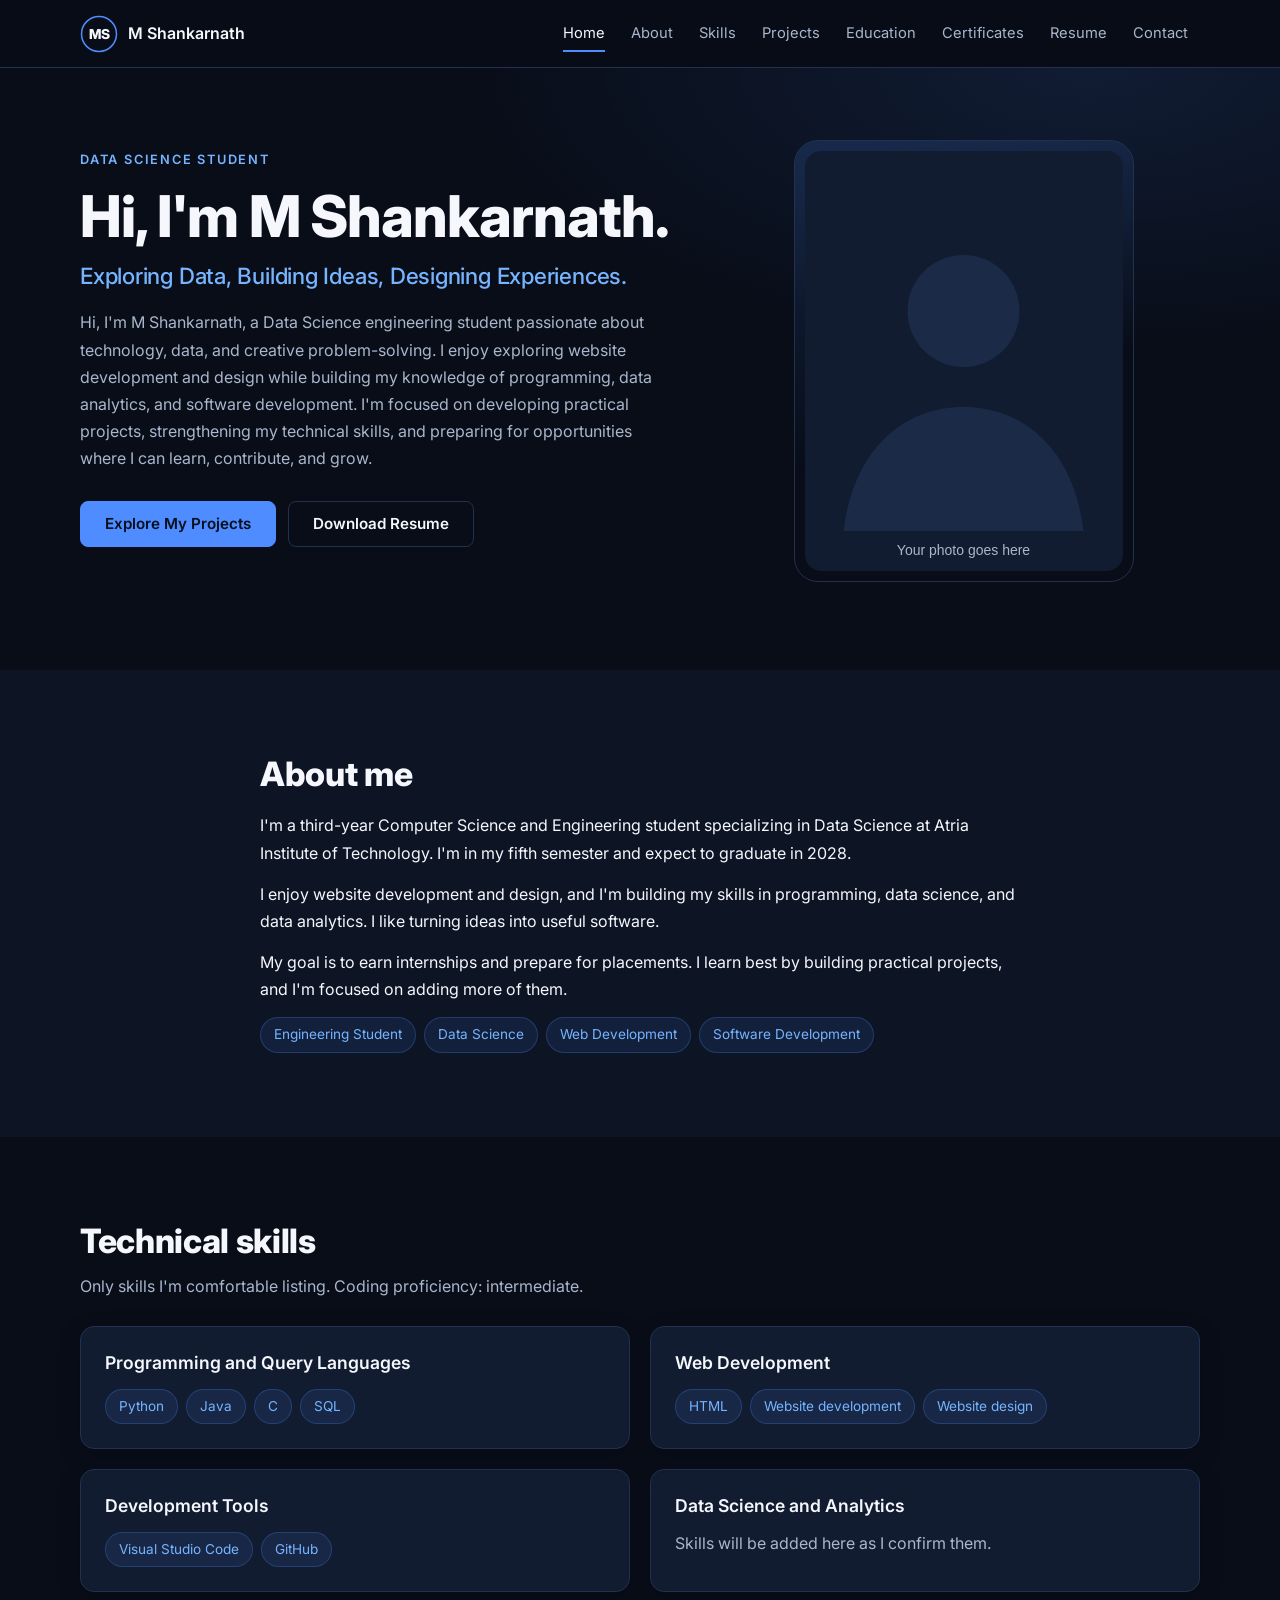
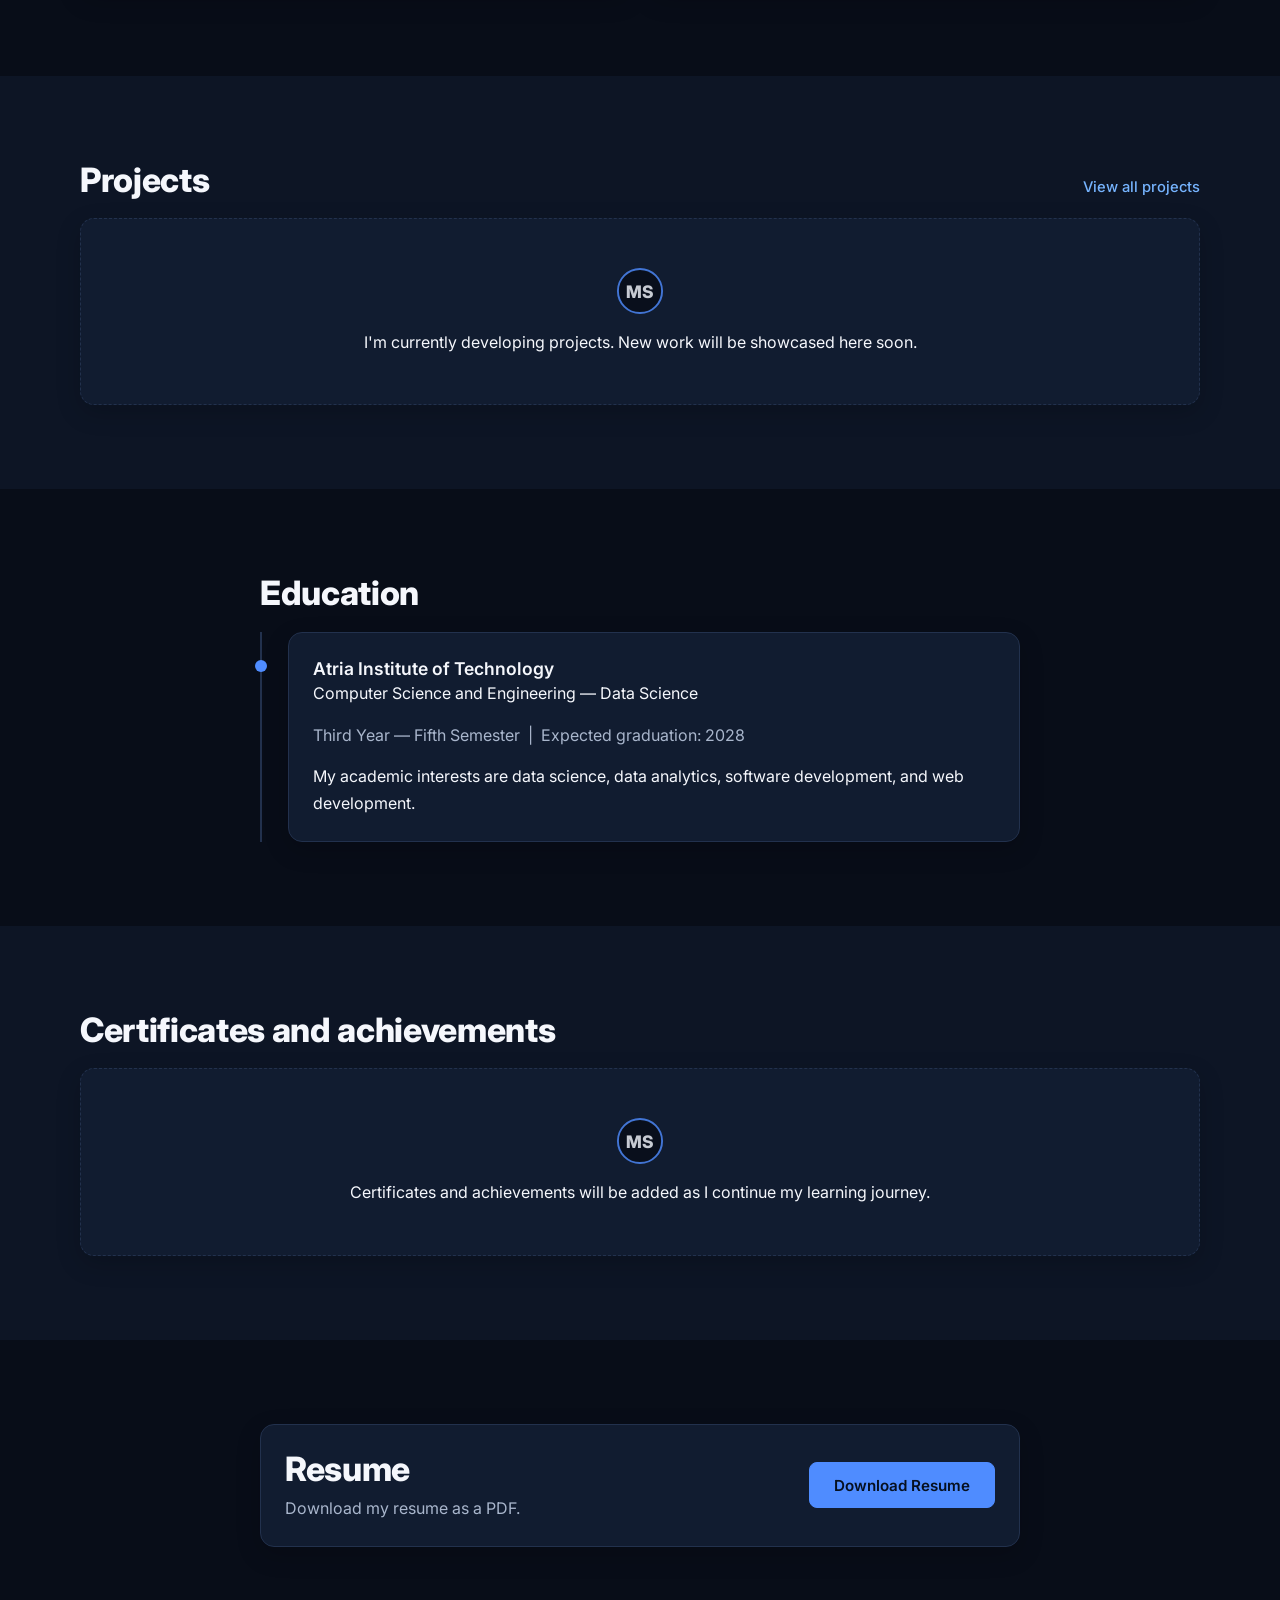
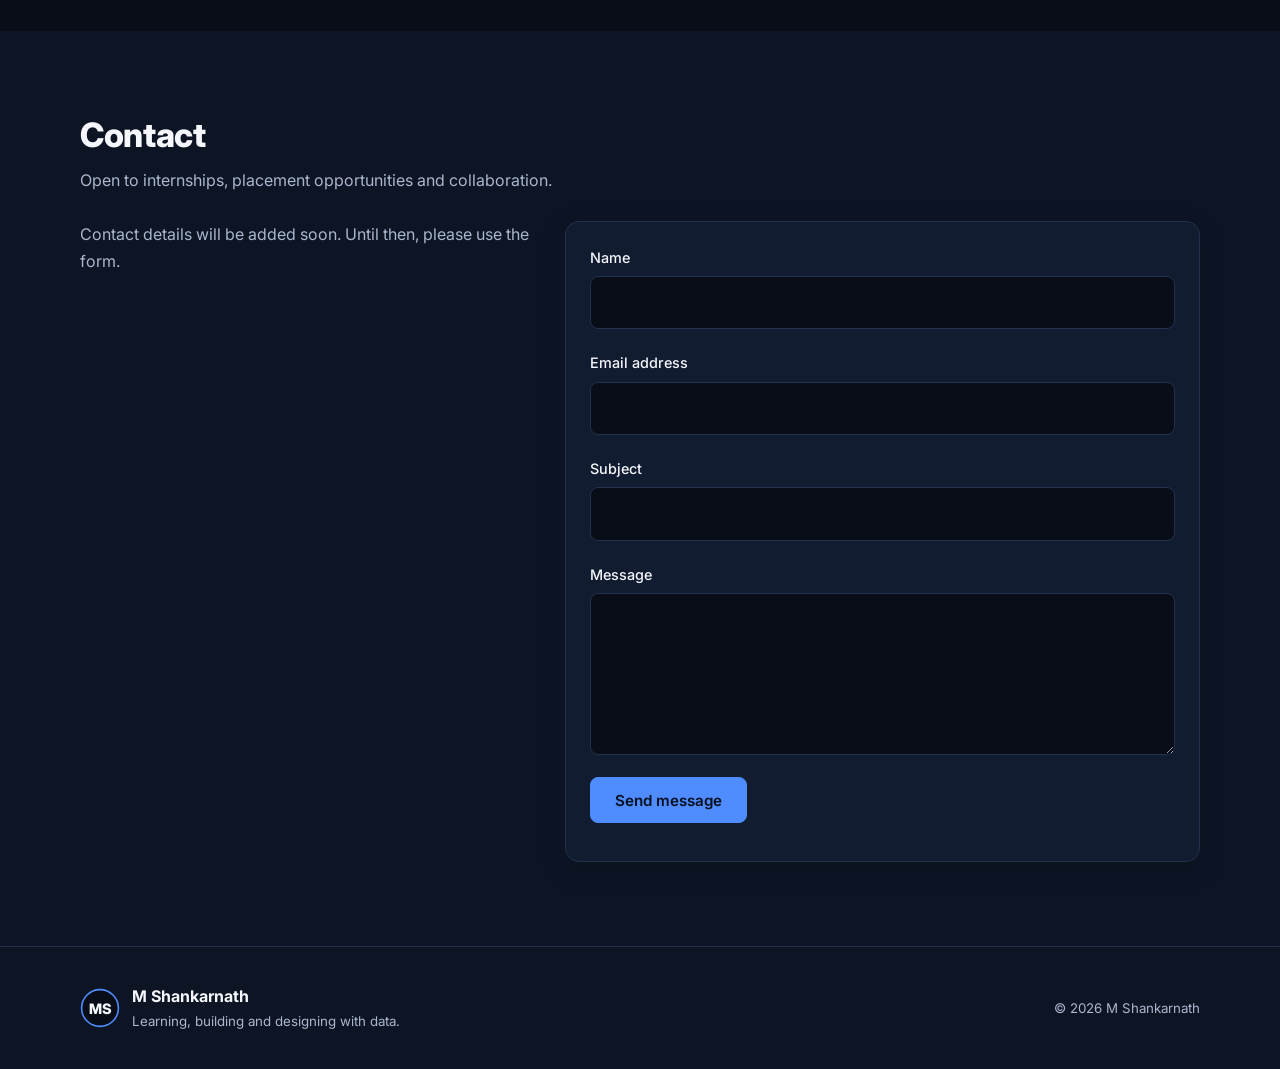
<file: index.html>
<!DOCTYPE html>
<html lang="en">
<head>
<meta charset="utf-8"> 
<meta name="viewport" content="width=device-width, initial-scale=1">
<title>M Shankarnath | Data Science Student &amp; Web Developer</title>
<meta name="description" content="Portfolio of M Shankarnath, a Data Science engineering student at Atria Institute of Technology interested in data analytics, software development and website design.">
<meta name="theme-color" content="#080D18">
<meta property="og:type" content="website">
<meta property="og:title" content="M Shankarnath | Data Science Student">
<meta property="og:description" content="Data Science engineering student exploring data, web development and design.">
<link rel="icon" href="[data-uri]" type="image/svg+xml">
<link rel="preconnect" href="https://fonts.googleapis.com"><link rel="preconnect" href="https://fonts.gstatic.com" crossorigin>
<link rel="stylesheet" href="https://fonts.googleapis.com/css2?family=Inter:wght@400;500;600;800&display=swap">
<style>:root{--bg:#080D18;--bg2:#0D1525;--card:#111C30;--blue:#4F8CFF;--blue2:#76B4FF;--text:#F5F7FC;--muted:#A9B6CC;--line:#22314D;--h:68px}
*{box-sizing:border-box;margin:0}
html{scroll-behavior:smooth;scroll-padding-top:var(--h)}
body{font:400 1rem/1.7 Inter,system-ui,-apple-system,"Segoe UI",Roboto,sans-serif;background:var(--bg);color:var(--text);overflow-x:hidden}
img,svg{max-width:100%;display:block}
a{color:inherit;text-decoration:none}
:focus-visible{outline:2px solid var(--blue2);outline-offset:3px;border-radius:6px}
.skip{position:absolute;left:-999px;top:8px;background:var(--blue);color:#fff;padding:8px 14px;border-radius:8px;z-index:100}.skip:focus{left:8px}
.wrap{width:min(1120px,100% - 40px);margin:auto}.narrow{width:min(760px,100% - 40px)}
h1{font-size:clamp(2.2rem,5.5vw,3.6rem);line-height:1.1;font-weight:800;letter-spacing:-.02em}
h2{font-size:clamp(1.6rem,3.4vw,2.1rem);line-height:1.2;font-weight:800;letter-spacing:-.01em;margin-bottom:18px}
h3{font-size:1.1rem;font-weight:600;line-height:1.35}
p+p{margin-top:14px}.muted{color:var(--muted)}.lead{color:var(--muted);max-width:60ch;margin:20px 0 28px}
.label{color:var(--blue2);font-weight:600;font-size:.8rem;letter-spacing:.14em;margin-bottom:14px}
.tagline{font-size:clamp(1.1rem,2.2vw,1.4rem);font-weight:500;color:var(--blue2);margin:14px 0 0}
.intro-text{margin:-6px 0 26px}
/* Header */
.site-header{position:sticky;top:0;z-index:50;height:var(--h);background:rgba(8,13,24,.86);backdrop-filter:blur(12px);border-bottom:1px solid var(--line)}
.bar{display:flex;align-items:center;justify-content:space-between;height:100%}
.brand{display:flex;align-items:center;gap:10px;font-weight:600}
.site-header nav{display:flex;gap:2px}
.site-header nav a{padding:8px 12px;border-radius:8px;color:var(--muted);font-size:.92rem;position:relative;transition:color .2s}
.site-header nav a:hover,.site-header nav a.active{color:var(--text)}
.site-header nav a::after{content:"";position:absolute;left:12px;right:12px;bottom:2px;height:2px;background:var(--blue);transform:scaleX(0);transition:transform .25s}
.site-header nav a.active::after{transform:scaleX(1)}
.menu-btn{display:none;background:none;border:0;width:44px;height:44px;cursor:pointer;padding:12px 10px}
.menu-btn span{display:block;height:2px;background:var(--text);margin:5px 0;transition:transform .25s,opacity .25s}
.menu-btn[aria-expanded=true] span:nth-child(1){transform:translateY(7px) rotate(45deg)}
.menu-btn[aria-expanded=true] span:nth-child(2){opacity:0}
.menu-btn[aria-expanded=true] span:nth-child(3){transform:translateY(-7px) rotate(-45deg)}
/* Buttons */
.btn{display:inline-flex;align-items:center;justify-content:center;min-height:46px;padding:0 24px;border-radius:8px;background:var(--blue);color:#06101f;font:600 .95rem Inter,sans-serif;border:1px solid var(--blue);cursor:pointer;transition:transform .2s,background .2s}
.btn:hover{background:var(--blue2);transform:translateY(-1px)}
.btn.ghost{background:transparent;color:var(--text);border-color:var(--line)}.btn.ghost:hover{border-color:var(--blue);background:rgba(79,140,255,.08)}
.btn.sm{min-height:38px;padding:0 16px;font-size:.88rem}
.btn.disabled,.btn:disabled{background:var(--card);border-color:var(--line);color:var(--muted);cursor:not-allowed;transform:none}
.actions{display:flex;flex-wrap:wrap;gap:12px;align-items:center}
.link{color:var(--blue2);font-weight:500;font-size:.92rem}.link:hover{text-decoration:underline}
/* Hero */
.hero{padding:72px 0 88px;background:radial-gradient(900px 400px at 85% 0,rgba(79,140,255,.12),transparent 70%)}
.hero-grid{display:grid;grid-template-columns:1.25fr 1fr;gap:56px;align-items:center}
.socials{display:flex;gap:10px;margin-top:26px}
.socials a{width:42px;height:42px;display:grid;place-items:center;border:1px solid var(--line);border-radius:50%;color:var(--muted);transition:color .2s,border-color .2s}
.socials a:hover{color:var(--text);border-color:var(--blue)}.socials svg{width:20px;height:20px}
.photo{justify-self:center;width:min(100%,340px);padding:10px;border-radius:24px;border:1px solid var(--line);background:linear-gradient(160deg,rgba(79,140,255,.18),transparent 60%)}
.photo img{width:100%;aspect-ratio:6/7;object-fit:cover;border-radius:16px}
/* Sections */
.section{padding:84px 0}.alt{background:var(--bg2)}
main.section{min-height:70vh;padding-top:56px}
.grid{display:grid;gap:20px}.cols-2{grid-template-columns:repeat(2,1fr)}.cols-3{grid-template-columns:repeat(3,1fr)}
.card{background:var(--card);border:1px solid var(--line);border-radius:14px;padding:24px;box-shadow:0 8px 24px rgba(0,0,0,.18);transition:border-color .25s,transform .25s}
a.card:hover,.project:hover{border-color:rgba(79,140,255,.5);transform:translateY(-3px)}
.chips{display:flex;flex-wrap:wrap;gap:8px;list-style:none;padding:0;margin-top:14px}
.chip,.tag{padding:5px 13px;border-radius:99px;background:rgba(79,140,255,.1);border:1px solid rgba(79,140,255,.25);color:var(--blue2);font-size:.85rem}
.chip small{margin-left:6px;color:var(--muted)}
.head-row{display:flex;justify-content:space-between;align-items:baseline;gap:16px;flex-wrap:wrap}
.project{padding:0;overflow:hidden;display:flex;flex-direction:column}
.thumb{aspect-ratio:16/9;background:var(--bg2);display:grid;place-items:center;border-bottom:1px solid var(--line)}
.thumb img{width:100%;height:100%;object-fit:cover}
.project .body{padding:20px;display:flex;flex-direction:column;gap:12px;flex:1}
.project p{color:var(--muted);font-size:.93rem}.project .actions{margin-top:auto;padding-top:6px}
.row{display:flex;justify-content:space-between;gap:10px;align-items:start}
.status{font-size:.75rem;color:var(--muted);border:1px solid var(--line);padding:2px 10px;border-radius:99px;white-space:nowrap}
.tags{display:flex;flex-wrap:wrap;gap:6px}.tag{font-size:.78rem;padding:3px 10px}
.empty{grid-column:1/-1;text-align:center;padding:48px 24px;border-style:dashed}.empty svg{margin:0 auto 14px;opacity:.8}
.timeline{border-left:2px solid var(--line);padding-left:26px;position:relative}
.timeline::before{content:"";position:absolute;left:-7px;top:28px;width:12px;height:12px;border-radius:50%;background:var(--blue)}
.timeline ul{margin:10px 0 0 18px;color:var(--muted)}
.cert img{aspect-ratio:4/3;width:100%;object-fit:cover;border-radius:8px;margin-bottom:14px}
.resume-card{display:flex;justify-content:space-between;align-items:center;gap:24px;flex-wrap:wrap}.resume-card h2{margin-bottom:6px}
/* Contact */
.contact-grid{display:grid;grid-template-columns:1fr 1.4fr;gap:32px;align-items:start}
.contact-info a{display:block;padding:12px 0;border-bottom:1px solid var(--line);color:var(--blue2)}
.field{display:flex;flex-direction:column;gap:6px;margin-bottom:16px}
label{font-size:.9rem;font-weight:500}
input,textarea{font:inherit;background:var(--bg);color:var(--text);border:1px solid var(--line);border-radius:8px;padding:12px 14px;width:100%}
input:focus,textarea:focus{outline:2px solid var(--blue);border-color:transparent}
input[aria-invalid=true],textarea[aria-invalid=true]{border-color:#ff7b7b}
.err{color:#ff9b9b;font-size:.82rem;min-height:0}.hp{position:absolute;left:-9999px}
.status-msg{margin-top:14px;font-size:.92rem}.status-msg.ok{color:#7ee0a5}.status-msg.bad{color:#ff9b9b}.status-msg.info{color:var(--blue2)}
/* Project detail */
.detail h1{font-size:clamp(2rem,4.5vw,2.8rem);margin:18px 0 14px}.detail section{margin-top:36px}.detail h2{font-size:1.3rem;margin-bottom:10px}
.detail ul{margin-left:20px;color:var(--muted)}.detail p{color:var(--muted);max-width:75ch}
.shots{display:grid;grid-template-columns:repeat(auto-fit,minmax(260px,1fr));gap:16px}.shots img{border-radius:10px;border:1px solid var(--line);width:100%}.shots figcaption{color:var(--muted);font-size:.85rem;margin-top:6px}
/* Footer */
.site-footer{border-top:1px solid var(--line);padding:36px 0;background:var(--bg2)}
.foot{display:flex;justify-content:space-between;align-items:center;gap:20px;flex-wrap:wrap}
.foot .who{display:flex;align-items:center;gap:12px}.foot small{color:var(--muted);display:block}
/* Opening animation: ~3s. Sequence: dot > ring draws > MS > light travels > glow > pulse > fade out */
.intro{display:none}
.intro-on .intro{position:fixed;inset:0;z-index:200;background:var(--bg);display:grid;place-items:center;animation:bgIn .5s ease both,introOut .6s ease 3.6s forwards;transition:opacity .6s ease}
.intro.done{opacity:0;pointer-events:none}
.intro-logo{width:min(200px,50vw);height:auto;overflow:visible;animation:pulse .6s ease-in-out 2.2s both}
.intro-glow{position:absolute;width:min(300px,70vw);aspect-ratio:1;border-radius:50%;background:radial-gradient(circle,rgba(79,140,255,.28),transparent 65%);opacity:0;animation:glow 1.1s ease-in-out 1.5s both}
.intro svg circle{fill:none}
.i-dot{fill:var(--blue2)!important;opacity:0;transform-box:fill-box;transform-origin:center;animation:dot .5s ease .35s both}
.i-ring{stroke:var(--blue);stroke-width:4;stroke-linecap:round;stroke-dasharray:503;stroke-dashoffset:503;animation:draw 1.1s cubic-bezier(.65,0,.35,1) .6s forwards}
.i-spark{stroke:var(--blue2);stroke-width:4;stroke-linecap:round;stroke-dasharray:36 467;stroke-dashoffset:0;opacity:0;animation:orbit 1s linear 1.5s both}
.i-text{font:800 62px Inter,Arial,sans-serif;fill:var(--text);letter-spacing:2px;opacity:0;transform-box:fill-box;transform-origin:center;animation:letters .7s ease 1.3s both}
@keyframes bgIn{from{opacity:0}}
@keyframes introOut{to{opacity:0;visibility:hidden;pointer-events:none}}
@keyframes dot{0%{opacity:0;transform:scale(.3)}60%{opacity:1}100%{opacity:.9}}
@keyframes draw{to{stroke-dashoffset:0}}
@keyframes letters{from{opacity:0;transform:scale(.85)}to{opacity:1;transform:scale(1)}}
@keyframes orbit{0%{opacity:0;stroke-dashoffset:0}15%{opacity:1}85%{opacity:1}100%{opacity:0;stroke-dashoffset:-503}}
@keyframes glow{0%,100%{opacity:0}50%{opacity:.8}}
@keyframes pulse{50%{transform:scale(1.04)}}
/* Page reveal after intro */
.js .hero-anim{opacity:0;animation:up .7s ease 4.3s forwards}
.ready .hero-anim{animation:up .7s ease forwards}
.ready .hero-anim:nth-child(2){animation-delay:.08s}.ready .hero-anim:nth-child(3){animation-delay:.16s}.ready .hero-anim:nth-child(4){animation-delay:.24s}.ready .hero-anim:nth-child(5){animation-delay:.34s}.ready .hero-anim:nth-child(6){animation-delay:.42s}
.ready .photo.hero-anim{animation-delay:.3s}
@keyframes up{from{opacity:0;transform:translateY(16px)}to{opacity:1;transform:none}}
.js .reveal{opacity:0;transform:translateY(14px);transition:opacity .6s ease,transform .6s ease;animation:up .6s ease 5s forwards}.js .reveal.in{opacity:1;transform:none}
/* Responsive */
@media(max-width:900px){.cols-3{grid-template-columns:repeat(2,1fr)}.hero-grid,.contact-grid{grid-template-columns:1fr}.hero-grid{gap:40px}.photo{width:min(100%,280px);order:-1;justify-self:start}}
@media(max-width:820px){
 .menu-btn{display:block}
 .site-header nav{position:absolute;top:var(--h);left:0;right:0;flex-direction:column;background:var(--bg2);border-bottom:1px solid var(--line);padding:0 20px;max-height:0;overflow:hidden;visibility:hidden;transition:max-height .35s ease,padding .35s,visibility .35s}
 .site-header nav.open{max-height:480px;padding:10px 20px 18px;visibility:visible}
 .site-header nav a{padding:13px 8px}.site-header nav a::after{left:8px;right:auto;width:24px}
}
@media(max-width:600px){.cols-2,.cols-3{grid-template-columns:1fr}.section{padding:64px 0}.hero{padding:40px 0 64px}.actions .btn{flex:1 1 100%}.card{padding:20px}}
@media(prefers-reduced-motion:reduce){*,*::before,*::after{animation:none!important;transition:none!important;scroll-behavior:auto!important}.js .hero-anim,.js .reveal{opacity:1;transform:none}.i-text,.i-ring{opacity:1;stroke-dashoffset:0}}
</style>
<script>
/* Adds "js" class, and "intro-on" only once per session and if motion is allowed. */
document.documentElement.classList.add('js');
try{if(!sessionStorage.getItem('msIntro')&&!matchMedia('(prefers-reduced-motion: reduce)').matches)document.documentElement.classList.add('intro-on')}catch(e){}
</script>
</head>
<body data-page="home">
<!-- MS opening animation (SVG + CSS). Hidden unless "intro-on" is set. -->
<div class="intro" id="intro" aria-hidden="true">
  <div class="intro-glow"></div>
  <svg class="intro-logo" viewBox="0 0 200 200">
    <circle class="i-dot" cx="100" cy="100" r="3"/>
    <circle class="i-ring" cx="100" cy="100" r="80" transform="rotate(-90 100 100)"/>
    <circle class="i-spark" cx="100" cy="100" r="80" transform="rotate(-90 100 100)"/>
    <text class="i-text" x="100" y="100" text-anchor="middle" dominant-baseline="central">MS</text>
  </svg>
</div>

<a class="skip" href="#home">Skip to content</a>
<header id="site-header" class="site-header"></header>

<main>
<section id="home" class="hero">
  <div class="wrap hero-grid">
    <div>
      <p class="label hero-anim">DATA SCIENCE STUDENT</p>
      <h1 class="hero-anim">Hi, I'm M&nbsp;Shankarnath.</h1>
      <h2 class="tagline hero-anim">Exploring Data, Building Ideas, Designing Experiences.</h2>
      <p class="lead hero-anim">Hi, I'm M Shankarnath, a Data Science engineering student passionate about technology, data, and creative problem-solving. I enjoy exploring website development and design while building my knowledge of programming, data analytics, and software development. I'm focused on developing practical projects, strengthening my technical skills, and preparing for opportunities where I can learn, contribute, and grow.</p>
      <div class="actions hero-anim">
        <a class="btn" href="#projects">Explore My Projects</a>
        <a class="btn ghost" href="#resume" data-resume>Download Resume</a>
      </div>
      <div class="socials hero-anim" data-socials></div>
    </div>
    <div class="photo hero-anim">
      <!-- Replace the file in assets/images or change "profilePhoto" in js/data.js -->
      <img id="profile-photo" src="[data-uri]" alt="Profile photo placeholder for M Shankarnath" width="360" height="420">
    </div>
  </div>
</section>

<section id="about" class="section alt">
  <div class="wrap narrow reveal">
    <h2>About me</h2>
    <p>I'm a third-year Computer Science and Engineering student specializing in Data Science at Atria Institute of Technology. I'm in my fifth semester and expect to graduate in 2028.</p>
    <p>I enjoy website development and design, and I'm building my skills in programming, data science, and data analytics. I like turning ideas into useful software.</p>
    <p>My goal is to earn internships and prepare for placements. I learn best by building practical projects, and I'm focused on adding more of them.</p>
    <ul class="chips"><li class="chip">Engineering Student</li><li class="chip">Data Science</li><li class="chip">Web Development</li><li class="chip">Software Development</li></ul>
  </div>
</section>

<section id="skills" class="section">
  <div class="wrap reveal">
    <h2>Technical skills</h2>
    <p class="muted intro-text">Only skills I'm comfortable listing. Coding proficiency: intermediate.</p>
    <div class="grid cols-2" id="skill-groups"></div>
  </div>
</section>

<section id="projects" class="section alt">
  <div class="wrap reveal">
    <div class="head-row"><h2>Projects</h2><a class="link" href="#projects">View all projects</a></div>
    <div class="grid cols-3" id="project-grid" data-limit="3"></div>
  </div>
</section>

<section id="education" class="section">
  <div class="wrap narrow reveal">
    <h2>Education</h2>
    <div class="timeline"><div class="card" id="edu-card">
      <h3>Atria Institute of Technology</h3>
      <p>Computer Science and Engineering — Data Science</p>
      <p class="muted">Third Year — Fifth Semester &nbsp;|&nbsp; Expected graduation: 2028</p>
      <p>My academic interests are data science, data analytics, software development, and web development.</p>
    </div></div>
  </div>
</section>

<section id="certificates" class="section alt">
  <div class="wrap reveal">
    <h2>Certificates and achievements</h2>
    <div class="grid cols-3" id="cert-grid"></div>
  </div>
</section>

<section id="resume" class="section">
  <div class="wrap narrow reveal">
    <div class="card resume-card">
      <div><h2>Resume</h2><p id="resume-text" class="muted">My resume will be available soon.</p></div>
      <span id="resume-slot"><span class="btn disabled" aria-disabled="true">Coming soon</span></span>
    </div>
  </div>
</section>

<section id="contact" class="section alt">
  <div class="wrap reveal">
    <h2>Contact</h2>
    <p class="muted intro-text">Open to internships, placement opportunities and collaboration.</p>
    <div class="contact-grid">
      <div id="contact-info" class="contact-info"></div>
      <form id="contact-form" class="card" novalidate>
        <div class="field"><label for="c-name">Name</label><input id="c-name" name="name" autocomplete="name" required><span class="err" aria-live="polite"></span></div>
        <div class="field"><label for="c-email">Email address</label><input id="c-email" name="email" type="email" autocomplete="email" required><span class="err" aria-live="polite"></span></div>
        <div class="field"><label for="c-subject">Subject</label><input id="c-subject" name="subject" required><span class="err" aria-live="polite"></span></div>
        <div class="field"><label for="c-message">Message</label><textarea id="c-message" name="message" rows="5" required></textarea><span class="err" aria-live="polite"></span></div>
        <input class="hp" type="text" name="_gotcha" tabindex="-1" autocomplete="off" aria-hidden="true">
        <button class="btn" type="submit">Send message</button>
        <p id="form-status" class="status-msg" role="status"></p>
      </form>
    </div>
  </div>
</section>
</main>

<footer id="site-footer" class="site-footer"></footer>
<script>/* ===== EDIT THIS FILE to update your portfolio. No other file needs changing. ===== */
window.SITE = {
  /* Full URLs. Leave "" to hide. Example: github: "https://github.com/yourname" */
  links: { github: "", linkedin: "", email: "" },   /* email: plain address, e.g. "you@gmail.com" */

  /* After adding a PDF to assets/documents/, set e.g. "assets/documents/M_Shankarnath_Resume.pdf" */
  resumeUrl: "[data-uri]",

  /* Form service URL (e.g. Formspree: "https://formspree.io/f/xxxxxxx"). Empty = form is not connected. */
  contactEndpoint: "",

  /* Replace by putting your photo in assets/images and changing this path. */
  profilePhoto: "[data-uri]",

  skills: [
    { title: "Programming and Query Languages", items: [{ name: "Python" }, { name: "Java" }, { name: "C" }, { name: "SQL" }] },
    { title: "Web Development", items: [{ name: "HTML" }, { name: "Website development" }, { name: "Website design" }] },
    { title: "Development Tools", items: [{ name: "Visual Studio Code" }, { name: "GitHub" }] },
    /* Add confirmed skills here. Use { name: "Pandas", learning: true } for skills you are still learning. */
    { title: "Data Science and Analytics", items: [], empty: "Skills will be added here as I confirm them." }
  ],

  /* Optional education fields. Shown only when filled. */
  education: { cgpa: "", coursework: [], achievements: [], projects: [] },

  /* Add a project by copying the template below into this list. Empty fields are hidden automatically.
  {
    id: "my-project",              // unique, lowercase, no spaces
    title: "Project name", summary: "One or two sentences.",
    status: "Completed",           // or "In progress"
    tags: ["Python", "SQL"], thumbnail: "assets/images/my-project.png",
    github: "https://github.com/...", demo: "https://...",
    overview: "", problem: "", solution: "",
    features: ["..."], technologies: ["..."], process: "",
    screenshots: [{ src: "assets/images/shot1.png", caption: "Dashboard" }],
    lessons: ""
  }
  */
  projects: [],

  /* Certificate template: { title, issuer, date, image, verifyUrl, viewUrl } */
  certificates: []
};
</script>
<script>/* Portfolio logic: intro, navigation, rendering data from js/data.js, contact form. */
(function () {
  const S = window.SITE || {};
  const page = document.body.dataset.page;
  const $ = (s, r = document) => r.querySelector(s);
  const $$ = (s, r = document) => [...r.querySelectorAll(s)];
  const esc = t => String(t == null ? '' : t).replace(/[&<>"']/g, c => ({ '&': '&amp;', '<': '&lt;', '>': '&gt;', '"': '&quot;', "'": '&#39;' }[c]));
  const root = document.documentElement;

  /* ---------- Intro animation ---------- */
  function ready() { root.classList.add('ready'); }
  const intro = $('#intro');
  if (intro && root.classList.contains('intro-on')) {
    try { sessionStorage.setItem('msIntro', '1'); } catch (e) {}
    setTimeout(() => { intro.classList.add('done'); ready(); }, 3000);   // total ~3s
    setTimeout(() => intro.remove(), 3700);
  } else { ready(); }
  setTimeout(ready, 4500); // safety net if anything fails

  /* ---------- Shared pieces ---------- */
  const logo = n => `<svg class="logo" width="${n}" height="${n}" viewBox="0 0 100 100" role="img" aria-label="MS logo"><circle cx="50" cy="50" r="46" fill="#080D18" stroke="#4F8CFF" stroke-width="4"/><text x="50" y="50" text-anchor="middle" dominant-baseline="central" font-family="Inter,Arial,sans-serif" font-weight="800" font-size="36" fill="#F5F7FC">MS</text></svg>`;
  const L = S.links || {};
  const icons = {
    github: '<svg viewBox="0 0 24 24" fill="currentColor"><path d="M12 .5a11.5 11.5 0 0 0-3.64 22.41c.58.1.79-.25.79-.56v-2c-3.2.7-3.88-1.37-3.88-1.37-.52-1.33-1.28-1.69-1.28-1.69-1.04-.71.08-.7.08-.7 1.15.08 1.76 1.18 1.76 1.18 1.03 1.76 2.69 1.25 3.35.96.1-.74.4-1.25.73-1.54-2.55-.29-5.24-1.28-5.24-5.68 0-1.26.45-2.28 1.18-3.09-.12-.29-.51-1.46.11-3.05 0 0 .97-.31 3.17 1.18a11 11 0 0 1 5.77 0c2.2-1.49 3.17-1.18 3.17-1.18.63 1.59.23 2.76.11 3.05.74.81 1.18 1.83 1.18 3.09 0 4.41-2.69 5.38-5.25 5.67.41.36.78 1.06.78 2.14v3.17c0 .31.21.67.8.56A11.5 11.5 0 0 0 12 .5Z"/></svg>',
    linkedin: '<svg viewBox="0 0 24 24" fill="currentColor"><path d="M20.4 2H3.6A1.6 1.6 0 0 0 2 3.6v16.8A1.6 1.6 0 0 0 3.6 22h16.8a1.6 1.6 0 0 0 1.6-1.6V3.6A1.6 1.6 0 0 0 20.4 2ZM8 18.5H5.5V10H8v8.5ZM6.75 8.9a1.45 1.45 0 1 1 0-2.9 1.45 1.45 0 0 1 0 2.9ZM18.5 18.5H16v-4.1c0-1 0-2.2-1.35-2.2s-1.55 1-1.55 2.1v4.2h-2.5V10h2.4v1.1h.03a2.6 2.6 0 0 1 2.35-1.3c2.5 0 3 1.65 3 3.8v4.9Z"/></svg>',
    email: '<svg viewBox="0 0 24 24" fill="none" stroke="currentColor" stroke-width="2"><rect x="3" y="5" width="18" height="14" rx="2"/><path d="m3 7 9 6 9-6"/></svg>'
  };
  const socials = () => [['github', 'GitHub', L.github], ['linkedin', 'LinkedIn', L.linkedin], ['email', 'Email', L.email && 'mailto:' + L.email]]
    .filter(x => x[2]).map(([k, n, u]) => `<a href="${esc(u)}" aria-label="${n}" ${k === 'email' ? '' : 'target="_blank" rel="noopener"'}>${icons[k]}</a>`).join('');

  /* ---------- Header and footer ---------- */
  const NAV = [['home', 'Home'], ['about', 'About'], ['skills', 'Skills'], ['projects', 'Projects'], ['education', 'Education'], ['certificates', 'Certificates'], ['resume', 'Resume'], ['contact', 'Contact']];
  const base = page === 'home' ? '' : 'index.html';
  $('#site-header').innerHTML = `<div class="wrap bar"><a class="brand" href="${base || '#home'}" aria-label="M Shankarnath, home">${logo(38)}<span>M Shankarnath</span></a><button class="menu-btn" aria-expanded="false" aria-controls="nav-links" aria-label="Open menu"><span></span><span></span><span></span></button><nav id="nav-links" aria-label="Main">${NAV.map(([id, t]) => `<a href="${page === 'home' ? '' : 'index.html'}#${id}" data-id="${id}">${t}</a>`).join('')}</nav></div>`;
  $('#site-footer').innerHTML = `<div class="wrap foot"><div class="who">${logo(40)}<div><strong>M Shankarnath</strong><small>Learning, building and designing with data.</small></div></div><div class="socials">${socials()}</div><small class="muted">&copy; ${new Date().getFullYear()} M Shankarnath</small></div>`;

  const nav = $('#nav-links'), btn = $('.menu-btn');
  btn.addEventListener('click', () => {
    const open = nav.classList.toggle('open');
    btn.setAttribute('aria-expanded', open); btn.setAttribute('aria-label', open ? 'Close menu' : 'Open menu');
  });
  nav.addEventListener('click', e => { if (e.target.closest('a')) { nav.classList.remove('open'); btn.setAttribute('aria-expanded', 'false'); } });
  if (page !== 'home') { const a = $('[data-id=projects]', nav); if (a) a.classList.add('active'); }

  /* ---------- Project cards ---------- */
  const tags = a => a && a.length ? `<div class="tags">${a.map(t => `<span class="tag">${esc(t)}</span>`).join('')}</div>` : '';
  const ext = (u, t) => u ? `<a class="link" href="${esc(u)}" target="_blank" rel="noopener">${t}</a>` : '';
  const projectCard = p => `<article class="card project"><div class="thumb">${p.thumbnail ? `<img src="${esc(p.thumbnail)}" alt="${esc(p.title)} thumbnail" loading="lazy">` : logo(56)}</div><div class="body"><div class="row"><h3>${esc(p.title)}</h3>${p.status ? `<span class="status">${esc(p.status)}</span>` : ''}</div><p>${esc(p.summary)}</p>${tags(p.tags)}<div class="actions"><a class="btn sm" href="project.html?id=${encodeURIComponent(p.id)}">View Details</a>${ext(p.github, 'GitHub')}${ext(p.demo, 'Live Demo')}</div></div></article>`;
  const empty = msg => `<div class="card empty">${logo(48)}<p>${msg}</p></div>`;
  const grid = $('#project-grid');
  if (grid) {
    const list = (S.projects || []).slice(0, +grid.dataset.limit || 999);
    grid.innerHTML = list.length ? list.map(projectCard).join('') : empty("I'm currently developing projects. New work will be showcased here soon.");
  }

  /* ---------- Project detail page ---------- */
  const detail = $('#project-detail');
  if (detail) {
    const p = (S.projects || []).find(x => x.id === new URLSearchParams(location.search).get('id'));
    const back = '<a class="btn ghost sm" href="#projects">Back to Projects</a>';
    const sec = (t, h) => h ? `<section><h2>${t}</h2>${h}</section>` : '';
    const list = a => a && a.length ? `<ul>${a.map(i => `<li>${esc(i)}</li>`).join('')}</ul>` : '';
    const para = t => t ? `<p>${esc(t)}</p>` : '';
    if (!p) { detail.innerHTML = `${back}<h1>Project not found</h1><p class="muted">This project does not exist. Browse all projects instead.</p>`; }
    else {
      document.title = p.title + ' | M Shankarnath';
      detail.innerHTML = `<div class="detail">${back}<h1>${esc(p.title)}</h1>${p.status ? `<span class="status">${esc(p.status)}</span>` : ''}
        <div class="actions" style="margin-top:16px">${ext(p.github, 'GitHub repository')}${ext(p.demo, 'Live demo')}</div>
        ${sec('Overview', para(p.overview || p.summary))}${sec('Problem statement', para(p.problem))}${sec('Proposed solution', para(p.solution))}
        ${sec('Features', list(p.features))}${sec('Technologies used', tags(p.technologies))}${sec('Development process', para(p.process))}
        ${sec('Screenshots and diagrams', p.screenshots && p.screenshots.length ? `<div class="shots">${p.screenshots.map(s => `<figure><img src="${esc(s.src)}" alt="${esc(s.caption || p.title)}" loading="lazy">${s.caption ? `<figcaption>${esc(s.caption)}</figcaption>` : ''}</figure>`).join('')}</div>` : '')}
        ${sec('Challenges and lessons learned', para(p.lessons))}<section>${back}</section></div>`;
    }
  }

  /* ---------- Home page sections ---------- */
  const photo = $('#profile-photo');
  if (photo && S.profilePhoto) photo.src = S.profilePhoto;
  const soc = $('[data-socials]'); if (soc) soc.innerHTML = socials();

  const sk = $('#skill-groups');
  if (sk) sk.innerHTML = (S.skills || []).map(g => `<article class="card"><h3>${esc(g.title)}</h3>${g.items.length ? `<ul class="chips">${g.items.map(i => `<li class="chip">${esc(i.name)}${i.learning ? '<small>learning</small>' : ''}</li>`).join('')}</ul>` : `<p class="muted" style="margin-top:12px">${esc(g.empty || 'Skills will be added here.')}</p>`}</article>`).join('');

  const edu = S.education || {}, ec = $('#edu-card');
  if (ec) ec.insertAdjacentHTML('beforeend',
    (edu.cgpa ? `<p><strong>CGPA:</strong> ${esc(edu.cgpa)}</p>` : '') +
    [['Relevant coursework', edu.coursework], ['Academic projects', edu.projects], ['Academic achievements', edu.achievements]]
      .filter(x => x[1] && x[1].length).map(([t, a]) => `<p style="margin-top:14px"><strong>${t}</strong></p><ul>${a.map(i => `<li>${esc(i)}</li>`).join('')}</ul>`).join(''));

  const cg = $('#cert-grid');
  if (cg) cg.innerHTML = (S.certificates || []).length ? S.certificates.map(c => `<article class="card cert">${c.image ? `<img src="${esc(c.image)}" alt="${esc(c.title)} certificate" loading="lazy">` : ''}<h3>${esc(c.title)}</h3><p class="muted">${esc(c.issuer)}${c.date ? ' · ' + esc(c.date) : ''}</p><div class="actions" style="margin-top:12px">${c.viewUrl ? `<a class="btn sm" href="${esc(c.viewUrl)}" target="_blank" rel="noopener">View Certificate</a>` : ''}${ext(c.verifyUrl, 'Verify')}</div></article>`).join('') : empty('Certificates and achievements will be added as I continue my learning journey.');

  /* Resume: real link only when resumeUrl is set; otherwise a clear "coming soon" state. */
  if (S.resumeUrl) {
    $$('[data-resume]').forEach(a => { a.href = S.resumeUrl; a.target = '_blank'; a.rel = 'noopener'; });
    const slot = $('#resume-slot'), txt = $('#resume-text');
    if (txt) txt.textContent = 'Download my resume as a PDF.';
    if (slot) slot.innerHTML = `<a class="btn" href="${esc(S.resumeUrl)}" download>Download Resume</a>`;
  }

  /* Contact info (only what exists) */
  const ci = $('#contact-info');
  if (ci) ci.innerHTML = [['Email', L.email && 'mailto:' + L.email, L.email], ['LinkedIn', L.linkedin, 'linkedin'], ['GitHub', L.github, 'github']]
    .filter(x => x[1]).map(([t, u, v]) => `<a href="${esc(u)}" ${t === 'Email' ? '' : 'target="_blank" rel="noopener"'}>${t}${t === 'Email' ? ': ' + esc(v) : ''}</a>`).join('') || '<p class="muted">Contact details will be added soon. Until then, please use the form.</p>';

  /* ---------- Contact form ---------- */
  const form = $('#contact-form');
  if (form) {
    const status = $('#form-status'), submit = $('button[type=submit]', form);
    const rules = {
      name: v => v.trim() ? '' : 'Please enter your name.',
      email: v => !v.trim() ? 'Please enter your email address.' : /^[^\s@]+@[^\s@]+\.[^\s@]+$/.test(v) ? '' : 'Please enter a valid email address, like name@example.com.',
      subject: v => v.trim() ? '' : 'Please enter a subject.',
      message: v => v.trim().length >= 10 ? '' : 'Please write a message of at least 10 characters.'
    };
    const check = f => { const m = rules[f.name](f.value); f.setAttribute('aria-invalid', !!m); f.nextElementSibling.textContent = m; return !m; };
    $$('input,textarea', form).forEach(f => rules[f.name] && f.addEventListener('blur', () => check(f)));
    let busy = false;
    form.addEventListener('submit', async e => {
      e.preventDefault(); if (busy) return;
      const fields = $$('input,textarea', form).filter(f => rules[f.name]);
      const ok = fields.map(check).every(Boolean);
      if (!ok) { status.className = 'status-msg bad'; status.textContent = 'Please fix the highlighted fields.'; fields.find(f => f.getAttribute('aria-invalid') === 'true').focus(); return; }
      if (form.elements._gotcha.value) return;  // honeypot: bots fill this hidden field
      if (!S.contactEndpoint) { status.className = 'status-msg info'; status.textContent = 'The contact form is not connected yet, so your message was not sent. Please use the email or social links instead.'; return; }
      busy = true; submit.disabled = true; submit.textContent = 'Sending...'; status.textContent = '';
      try {
        const res = await fetch(S.contactEndpoint, { method: 'POST', headers: { 'Content-Type': 'application/json', Accept: 'application/json' }, body: JSON.stringify(Object.fromEntries(new FormData(form))) });
        if (!res.ok) throw new Error(res.status);
        form.reset(); status.className = 'status-msg ok'; status.textContent = 'Thank you. Your message was sent.';
      } catch (err) { status.className = 'status-msg bad'; status.textContent = 'Your message could not be sent. Please try again or use the email link.'; }
      busy = false; submit.disabled = false; submit.textContent = 'Send message';
    });
  }

  /* ---------- Scroll reveal + active section ---------- */
  if ('IntersectionObserver' in window) {
    const rev = new IntersectionObserver(es => es.forEach(e => { if (e.isIntersecting) { e.target.classList.add('in'); rev.unobserve(e.target); } }), { threshold: .12 });
    $$('.reveal').forEach(el => rev.observe(el));
    if (page === 'home') {
      const links = $$('a[data-id]', nav);
      const act = new IntersectionObserver(es => es.forEach(e => { if (e.isIntersecting) links.forEach(a => a.classList.toggle('active', a.dataset.id === e.target.id)); }), { rootMargin: '-45% 0px -50% 0px' });
      $$('main section[id]').forEach(s => act.observe(s));
    }
  } else { $$('.reveal').forEach(el => el.classList.add('in')); }
})();
</script>
</body>
</html>
</file>
